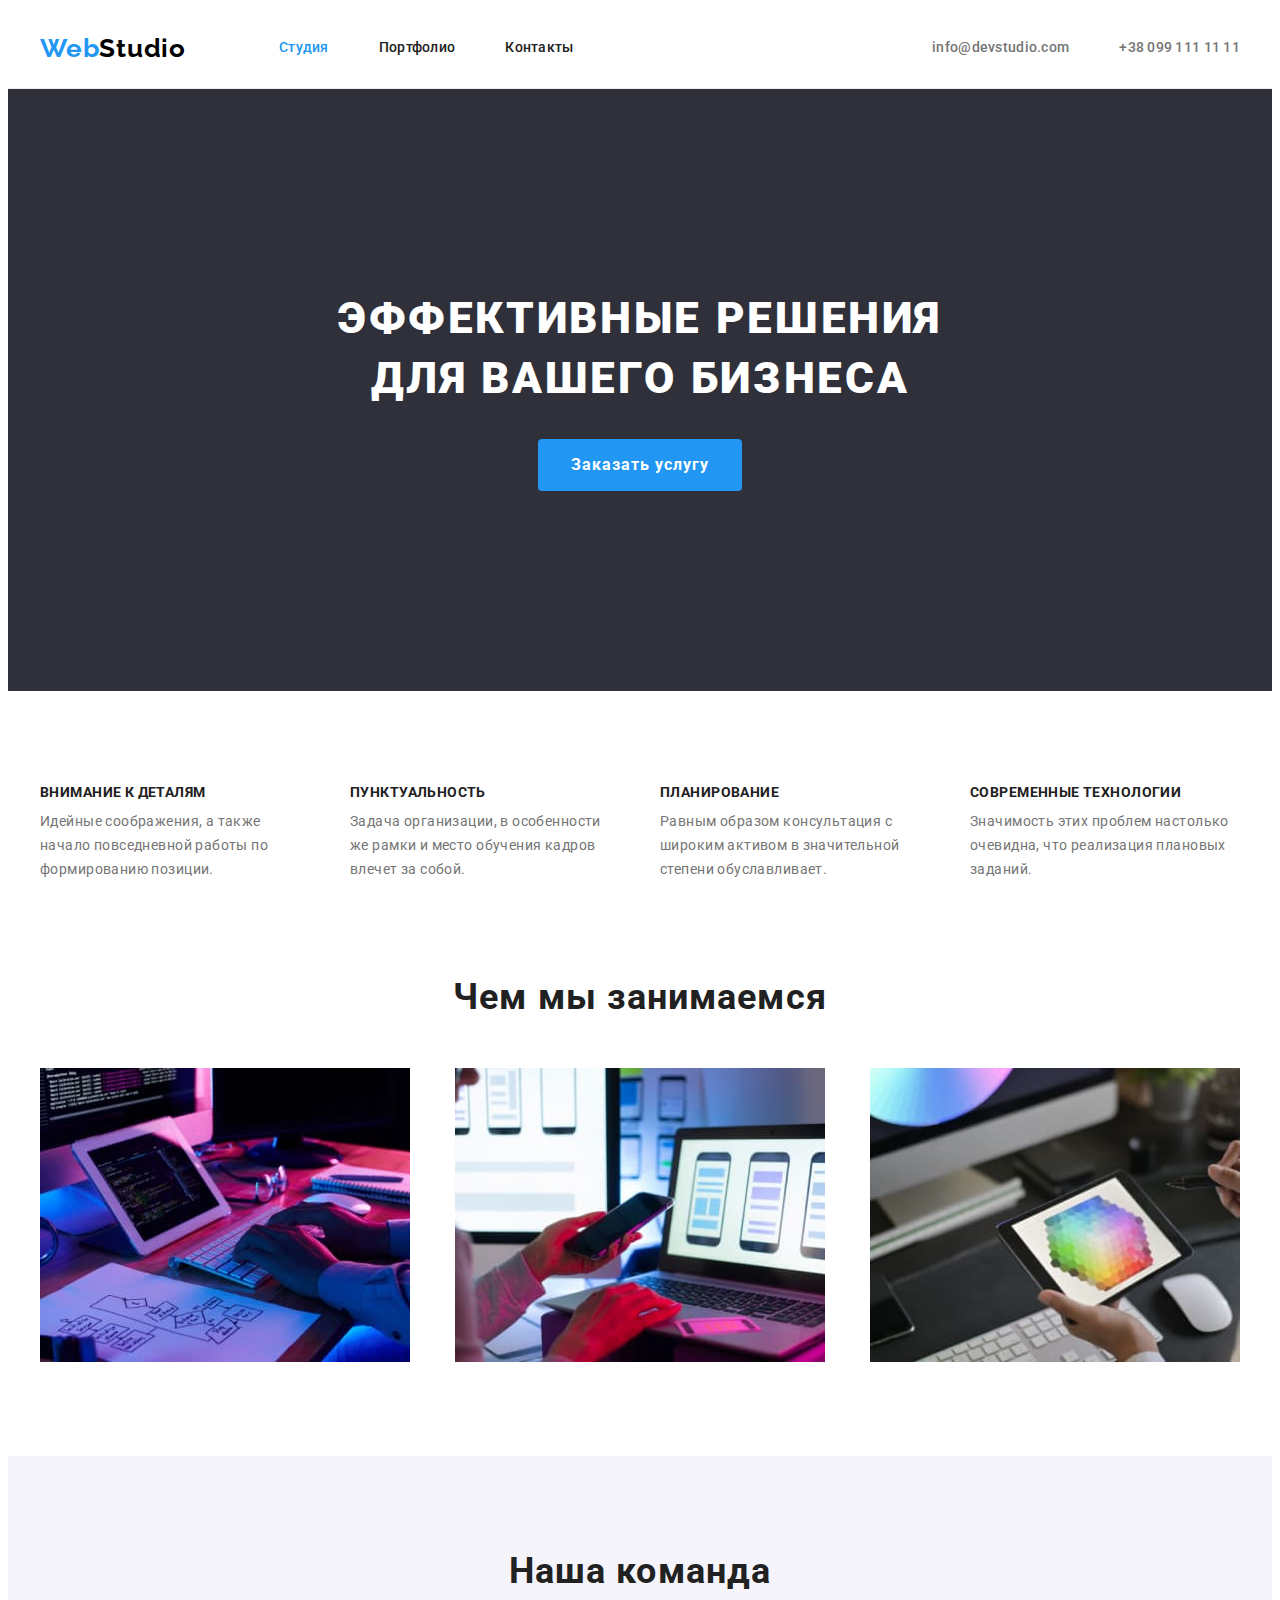
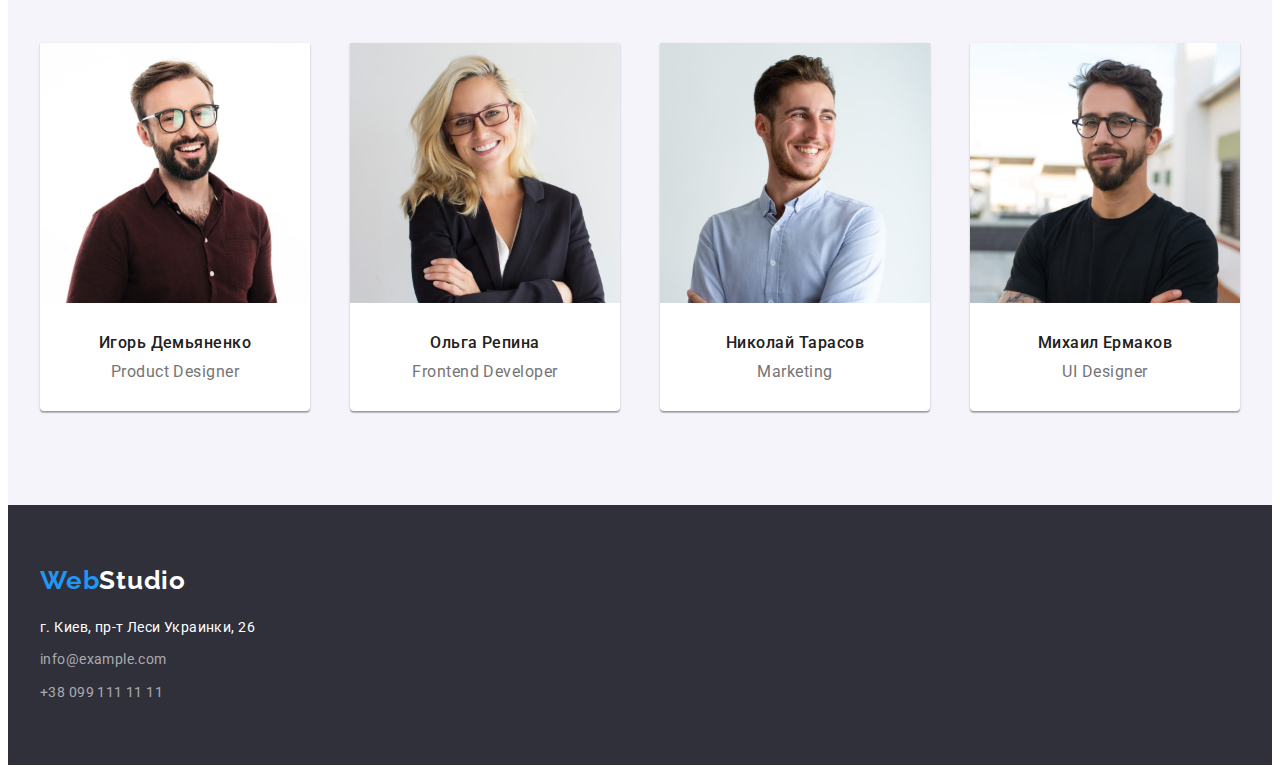
<file: index.html>
<!DOCTYPE html>
<html lang="ru">
  <head>
    <meta charset="UTF-8" />
    <meta http-equiv="X-UA-Compatible" content="IE=edge" />
    <meta name="viewport" content="width=device-width, initial-scale=1.0" />
    <title>goit-markup-hw-0</title>
    <!-- Fonts start -->
    <link rel="preconnect" href="https://fonts.googleapis.com" />
    <link rel="preconnect" href="https://fonts.gstatic.com" crossorigin />
    <link
      href="https://fonts.googleapis.com/css2?family=Raleway:wght@700&family=Roboto:wght@400;500;700;900&display=swap"
      rel="stylesheet"
    />
    <!-- Fonts end -->
    <!-- Normalize start -->
    <link
      rel="stylesheet"
      href="https://cdnjs.cloudflare.com/ajax/libs/modern-normalize/1.1.0/modern-normalize.min.css"
      integrity="sha512-wpPYUAdjBVSE4KJnH1VR1HeZfpl1ub8YT/NKx4PuQ5NmX2tKuGu6U/JRp5y+Y8XG2tV+wKQpNHVUX03MfMFn9Q=="
      crossorigin="anonymous"
      referrerpolicy="no-referrer"
    />

    <!-- Normalize end -->
    <link rel="stylesheet" href="./css/styles.css" />
  </head>
  <body>
    <!-- Шапка -->
    <header class="page-header">
      <div class="container header-container">
        <a class="logo-header" href="index.html"
          ><span class="web">Web</span><span class="studio-logo-header">Studio</span></a
        >
        <nav class="header-nav">
          <ul class="header-list">
            <li class="header-item">
              <a class="link-studio link current" href="./index.html">Студия</a>
            </li>
            <li class="header-item">
              <a class="link-portfolio link" href="./portfolio.html">Портфолио</a>
            </li>
            <li class="header-item"><a class="link-contacts link" href="">Контакты</a></li>
          </ul>
        </nav>
        <ul class="communication-list">
          <li>
            <a class="header-mail link" href="mialto:info@devstudio.com">info@devstudio.com</a>
          </li>
          <li><a class="header-phone link" href="tel:+380961111111">+38 099 111 11 11</a></li>
        </ul>
      </div>
    </header>
    <main>
      <!-- Герой -->
      <section class="hero">
        <div class="container hero-container">
          <h1 class="hero-title">Эффективные решения для вашего бизнеса</h1>
          <button class="hero-button" type="button">Заказать услугу</button>
        </div>
      </section>
      <!-- Особенности -->
      <section class="features section">
        <div class="container features-container">
          <h2 class="features-title visually-hidden" hidden>Особенности</h2>
          <ul class="features-list">
            <li class="features-item">
              <h3 class="features-subtitle">Внимание к деталям</h3>
              <p class="features-deskr">
                Идейные соображения, а также начало повседневной работы по формированию позиции.
              </p>
            </li>
            <li class="features-item">
              <h3 class="features-subtitle">Пунктуальность</h3>
              <p class="features-deskr">
                Задача организации, в особенности же рамки и место обучения кадров влечет за собой.
              </p>
            </li>
            <li class="features-item">
              <h3 class="features-subtitle">Планирование</h3>
              <p class="features-deskr">
                Равным образом консультация с широким активом в значительной степени обуславливает.
              </p>
            </li>
            <li class="features-item">
              <h3 class="features-subtitle">Современные технологии</h3>
              <p class="features-deskr">
                Значимость этих проблем настолько очевидна, что реализация плановых заданий.
              </p>
            </li>
          </ul>
        </div>
      </section>
      <!-- Чем мы занимаемся -->
      <section class="about section">
        <div class="container about-container">
          <h2 class="about-subtitle">Чем мы занимаемся</h2>
          <ul class="about-list">
            <li class="about-item">
              <img class="about-img" src="./images/img.jpg" alt="Верстка" width="370" />
            </li>
            <li class="about-item">
              <img class="about-img" src="./images/box2.jpg" alt="Телефоны" width="370" />
            </li>
            <li class="about-item">
              <img class="about-img" src="./images/box3.jpg" alt="Палитра" width="370" />
            </li>
          </ul>
        </div>
      </section>
      <!-- Наша команда -->
      <section class="team section">
        <div class="container team-container">
          <h2 class="team-subtitle">Наша команда</h2>
          <ul class="team-list">
            <li class="team-item">
              <img class="team-img" src="./images/photo1.jpg" alt="Игорь Демьяненко" width="270" />
              <div class="teammate-wrapper">
                <h3 class="team-name">Игорь Демьяненко</h3>
                <p class="team-descr">Product Designer</p>
              </div>
            </li>
            <li class="team-item">
              <img class="team-img" src="./images/photo2.jpg" alt="Ольга Репина" width="270" />
              <div class="teammate-wrapper">
                <h3 class="team-name">Ольга Репина</h3>
                <p class="team-descr">Frontend Developer</p>
              </div>
            </li>
            <li class="team-item">
              <img class="team-img" src="./images/photo3.jpg" alt="Николай Тарасов" width="270" />
              <div class="teammate-wrapper">
                <h3 class="team-name">Николай Тарасов</h3>
                <p class="team-descr">Marketing</p>
              </div>
            </li>
            <li class="team-item">
              <img class="team-img" src="./images/photo4.jpg" alt="Михаил Ермаков" width="270" />
              <div class="teammate-wrapper">
                <h3 class="team-name">Михаил Ермаков</h3>
                <p class="team-descr">UI Designer</p>
              </div>
            </li>
          </ul>
        </div>
      </section>
    </main>
    <!-- Footer -->
    <footer class="page-footer">
      <div class="container footer-container">
        <a class="logo-footer" href="index.html"
          ><span class="web">Web</span><span class="studio-logo-footer">Studio</span></a
        >
        <address class="footer-address">
          <ul class="footer-list">
            <li class="footer-item">
              <a
                class="link address"
                href="https://goo.gl/maps/Fgbf3yi92QsDbhYKA"
                target="_blank"
                rel="noreferrer noopener"
                >г. Киев, пр-т Леси Украинки, 26</a
              >
            </li>
            <li class="footer-item">
              <a class="link" href="mialto:info@devstudio.com">info@example.com</a>
            </li>
            <li class="footer-item">
              <a class="link" href="tel:+380961111111">+38 099 111 11 11</a>
            </li>
          </ul>
        </address>
      </div>
    </footer>
  </body>
</html>
</file>
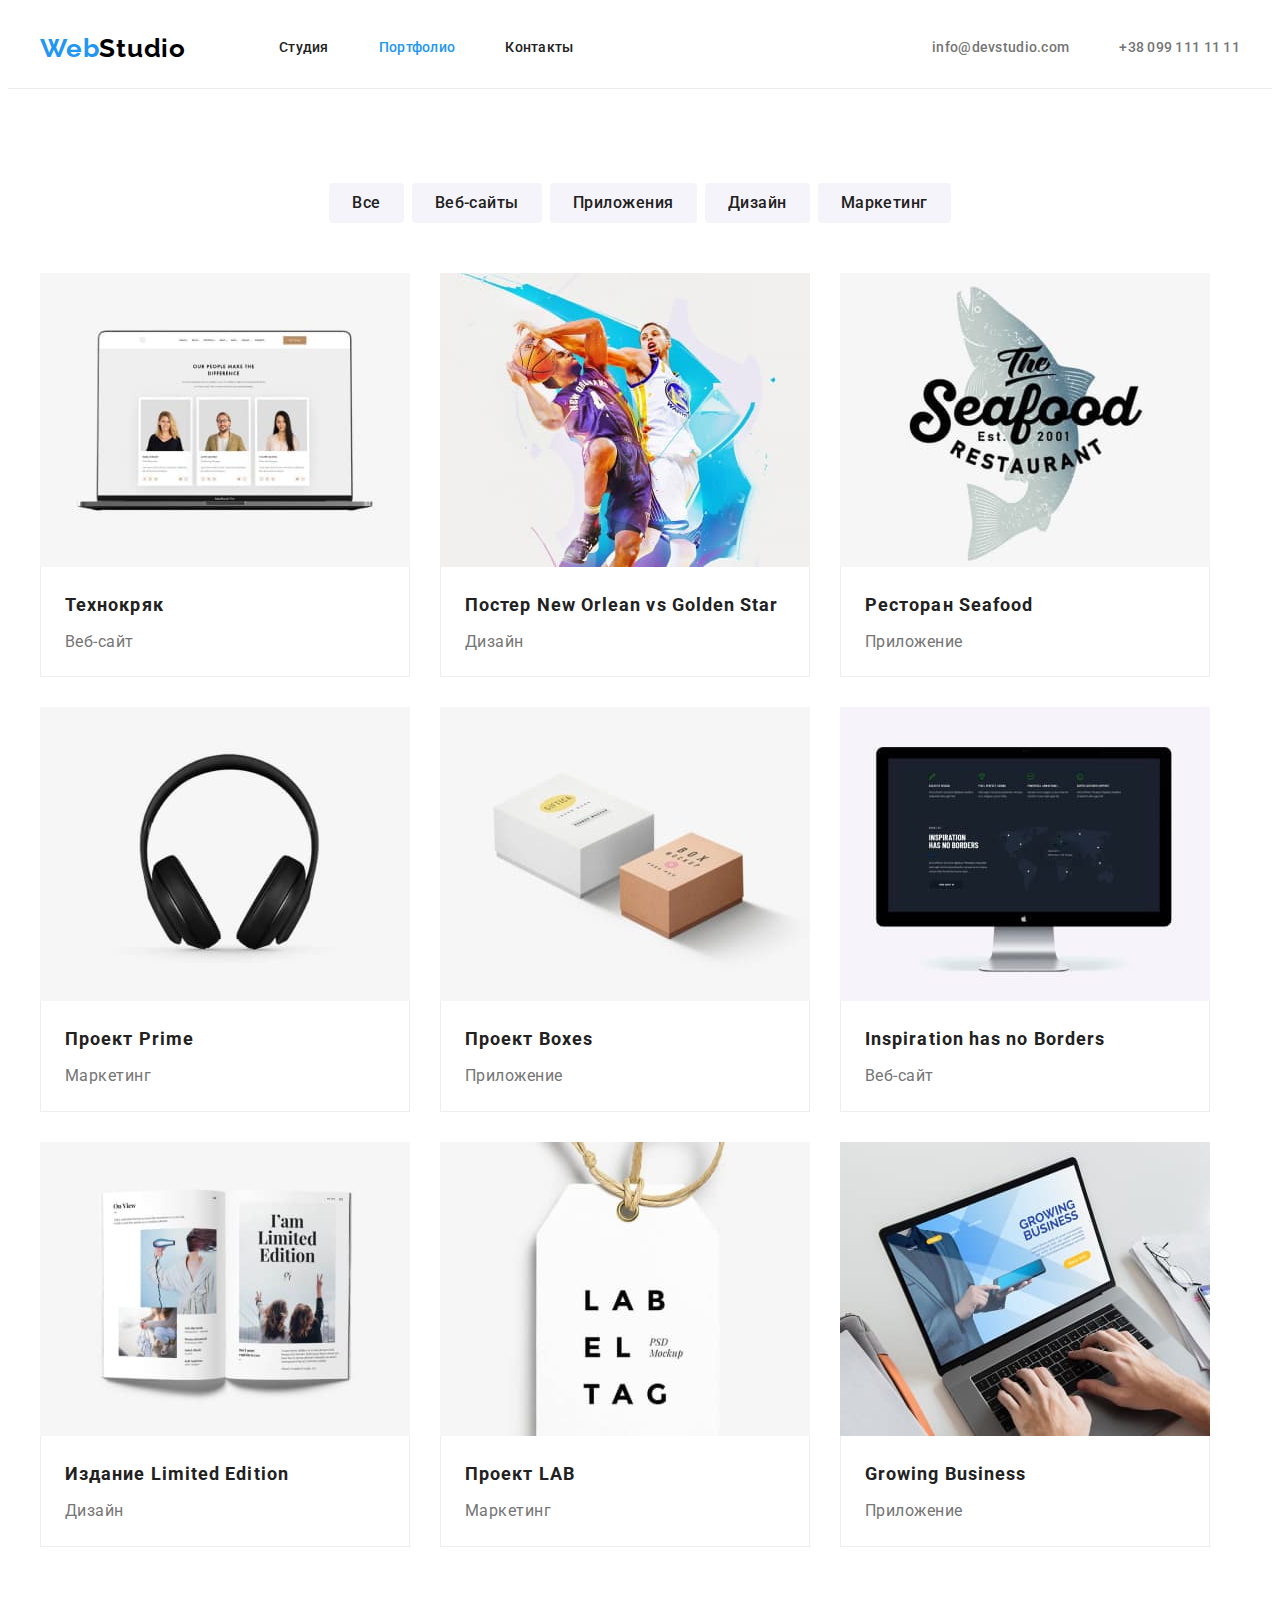
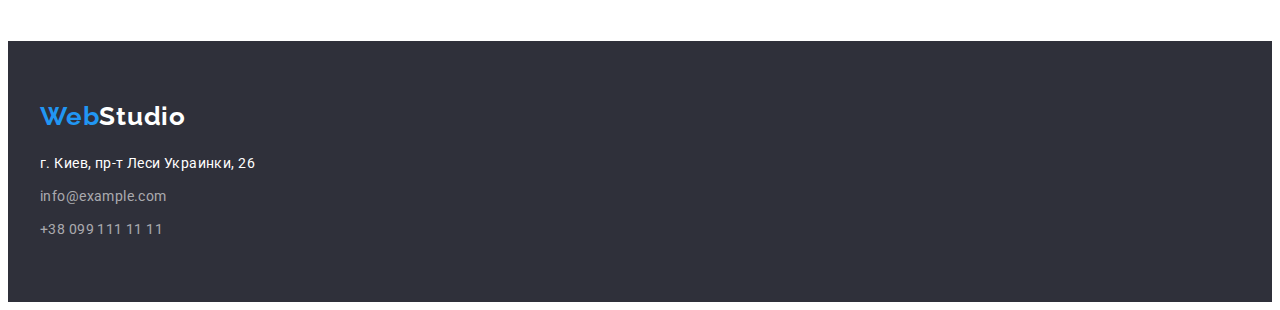
<file: portfolio.html>
<!DOCTYPE html>
<html lang="ru">
  <head>
    <meta charset="UTF-8" />
    <meta http-equiv="X-UA-Compatible" content="IE=edge" />
    <meta name="viewport" content="width=device-width, initial-scale=1.0" />
    <title>Портфолио</title>
    <!-- Fonts start -->
    <link rel="preconnect" href="https://fonts.googleapis.com" />
    <link rel="preconnect" href="https://fonts.gstatic.com" crossorigin />
    <link
      href="https://fonts.googleapis.com/css2?family=Raleway:wght@700&family=Roboto:wght@400;500;700;900&display=swap"
      rel="stylesheet"
    />
    <!-- Fonts end -->
    <!-- Normalize start -->
    <link
      rel="stylesheet"
      href="https://cdnjs.cloudflare.com/ajax/libs/modern-normalize/1.1.0/modern-normalize.min.css"
      integrity="sha512-wpPYUAdjBVSE4KJnH1VR1HeZfpl1ub8YT/NKx4PuQ5NmX2tKuGu6U/JRp5y+Y8XG2tV+wKQpNHVUX03MfMFn9Q=="
      crossorigin="anonymous"
      referrerpolicy="no-referrer"
    />
    <!-- Normalize end -->
    <link rel="stylesheet" href="./css/styles.css" />
  </head>
  <body>
    <!-- Шапка -->
    <header class="page-header">
      <div class="container header-container">
        <a class="logo-header" href="index.html"
          ><span class="web">Web</span><span class="studio-logo-header">Studio</span></a
        >
        <nav class="header-nav">
          <ul class="header-list">
            <li class="header-item">
              <a class="link-studio link" href="./index.html">Студия</a>
            </li>
            <li class="header-item">
              <a class="link-portfolio link current" href="./portfolio.html">Портфолио</a>
            </li>
            <li class="header-item"><a class="link-contacts link" href="">Контакты</a></li>
          </ul>
        </nav>
        <ul class="communication-list">
          <li>
            <a class="header-mail link" href="mialto:info@devstudio.com">info@devstudio.com</a>
          </li>
          <li><a class="header-phone link" href="tel:+380961111111">+38 099 111 11 11</a></li>
        </ul>
      </div>
    </header>

    <main class="page-main">
      <!-- НАШИ ПРОЕКТЫ    -->
      <section class="project section">
        <div class="container project-container">
          <h2 class="visually-hidden" hidden>Наши проекты</h2>
          <!-- Фильтр -->
          <ul class="button-list">
            <li class="button-item"><button class="button-filter" type="button">Все</button></li>
            <li class="button-item">
              <button class="button-filter" type="button">Веб-сайты</button>
            </li>
            <li class="button-item">
              <button class="button-filter" type="button">Приложения</button>
            </li>
            <li class="button-item"><button class="button-filter" type="button">Дизайн</button></li>
            <li class="button-item">
              <button class="button-filter" type="button">Маркетинг</button>
            </li>
          </ul>
          <!-- Список наших работ -->
          <ul class="projects-list">
            <li class="project-item">
              <a class="project-link" href="">
                <img
                  class="project-img"
                  src="./images/people.jpg"
                  alt="Список сотрудников разработанного сайта"
                  width="370"
                />
                <div class="project-content">
                  <h3 class="project-title">Технокряк</h3>
                  <p class="project-descr">Веб-сайт</p>
                </div>
              </a>
            </li>
            <li class="project-item">
              <a class="project-link" href="">
                <img
                  class="project-img"
                  src="./images/basketball.jpg"
                  alt="Два баскетболиста"
                  width="370"
                />
                <div class="project-content">
                  <h3 class="project-title">Постер New Orlean vs Golden Star</h3>
                  <p class="project-descr">Дизайн</p>
                </div>
              </a>
            </li>
            <li class="project-item">
              <a class="project-link" href="">
                <img
                  class="project-img"
                  src="./images/restaurant.jpg"
                  alt="Логотип ресторана"
                  width="370"
                />
                <div class="project-content">
                  <h3 class="project-title">Ресторан Seafood</h3>
                  <p class="project-descr">Приложение</p>
                </div>
              </a>
            </li>
            <li class="project-item">
              <a class="project-link" href="">
                <img class="project-img" src="./images/bits.jpg" alt="Наушники" width="370" />
                <div class="project-content">
                  <h3 class="project-title">Проект Prime</h3>
                  <p class="project-descr">Маркетинг</p>
                </div>
              </a>
            </li>

            <li class="project-item">
              <a class="project-link" href="">
                <img class="project-img" src="./images/box.jpg" alt="Две коробочки" width="370" />
                <div class="project-content">
                  <h3 class="project-title">Проект Boxes</h3>
                  <p class="project-descr">Приложение</p>
                </div>
              </a>
            </li>
            <li class="project-item">
              <a class="project-link" href="">
                <img
                  class="project-img"
                  src="./images/monitor.jpg"
                  alt="Монитор с картой мира"
                  width="370"
                />
                <div class="project-content">
                  <h3 class="project-title">Inspiration has no Borders</h3>
                  <p class="project-descr">Веб-сайт</p>
                </div>
              </a>
            </li>
            <li class="project-item">
              <a class="project-link" href="">
                <img class="project-img" src="./images/book.jpg" alt="Книга" width="370" />
                <div class="project-content">
                  <h3 class="project-title">Издание Limited Edition</h3>
                  <p class="project-descr">Дизайн</p>
                </div>
              </a>
            </li>
            <li class="project-item">
              <a class="project-link" href="">
                <img
                  class="project-img"
                  src="./images/birka.jpg"
                  alt="Бирка с названием проекта"
                  width="370"
                />
                <div class="project-content">
                  <h3 class="project-title">Проект LAB</h3>
                  <p class="project-descr">Маркетинг</p>
                </div>
              </a>
            </li>
            <li class="project-item">
              <a class="project-link" href="">
                <img
                  class="project-img"
                  src="./images/laptop.jpg"
                  alt="Работа за ноутбуком"
                  width="370"
                />
                <div class="project-content">
                  <h3 class="project-title">Growing Business</h3>
                  <p class="project-descr">Приложение</p>
                </div>
              </a>
            </li>
          </ul>
        </div>
      </section>
    </main>
    <!-- Footer -->
    <footer class="page-footer">
      <div class="container footer-container">
        <a class="logo-footer" href="index.html"
          ><span class="web">Web</span><span class="studio-logo-footer">Studio</span></a
        >
        <address class="footer-address">
          <ul class="footer-list">
            <li class="footer-item">
              <a
                class="link address"
                href="https://goo.gl/maps/Fgbf3yi92QsDbhYKA"
                target="_blank"
                rel="noreferrer noopener"
                >г. Киев, пр-т Леси Украинки, 26</a
              >
            </li>
            <li class="footer-item">
              <a class="link" href="mialto:info@devstudio.com">info@example.com</a>
            </li>
            <li class="footer-item">
              <a class="link" href="tel:+380961111111">+38 099 111 11 11</a>
            </li>
          </ul>
        </address>
      </div>
    </footer>
  </body>
</html>
</file>
<file: css/styles.css>
:root {
    /* fonts */
    --main-font: Roboto, sans-serif;
    --secondary-font: Raleway, sans-serif;

    /* colors */
    --main-txt-cl: #212121;
    --secondary-txt-cl: #757575;
    --accent-txt-cl: #2196f3;
    --secondary-accent: #188ce8;
    --white-cl: #ffffff;
    --btn-bg-cl: #f5f4fa;
    --footer-bg-cl: #2f303a;
    --footer-cl: rgba(255, 255, 255, 0.6);
    --logo-black-cl: #000000;
}

/* Общий стиль */

body {
    font-family: var(--main-font);
    color: var(--main-txt-cl);
}

.container {
    width: 1200px;
    padding-left: 15px;
    padding-right: 15px;
    margin-left: auto;
    margin-right: auto;
     /* outline: 1px solid tomato;  */
}

 .section  {  
    padding-top: 94px;
    padding-bottom: 94px;
}



/* reset styles */



img {
    display: block;
}

h1, h2, h3, h4, h5, h6, p {margin: 0;}

.logo-header,
.logo-footer,
.link,
.project-link {
    text-decoration: none;
    color: currentColor;
}

.footer-address {
    font-style: normal;
}

.header-list,
.communication-list,
.button-list,
.projects-list,
.footer-list,
.features-list,
.about-list,
.team-list {
    list-style: none;
    padding: 0;
    margin: 0;
}

/* button styles */
.button-filter,
.hero-button {
   
  min-width: 73px;
    border: 1px solid transparent;
    border-radius: 4px;
    cursor: pointer;
    font-family: inherit;
    display: inline-block;
}

.hero-button {
    padding: 10px 32px;
    color: var(--white-cl);
    background-color: var(--accent-txt-cl);
}

.button-filter {
    padding: 6px 22px;
    color: currentColor;
    background-color: var(--btn-bg-cl);
}

.button-filter:hover,
.button-filter:focus,
.button-filter:active {
    color: var(--white-cl);
    background-color: var(--accent-txt-cl);
}

.hero-button:hover,
.hero-button:focus {
    background-color: var(--secondary-accent);
}

/* logo styles */
.logo-header,
.logo-footer {
    font-family: var(--secondary-font);

    font-weight: 700;
    font-size: 26px;
    line-height: 1.19;

    letter-spacing: 0.03em;
}

.web {
    color: var(--accent-txt-cl);
}

.studio-logo-header {
    color: var(--logo-black-cl);
}

.studio-logo-footer {
    color: var(--white-cl);
}

/* link styles */
.link:hover,
.link:focus {
    color: var(--accent-txt-cl);
}

/* other styles*/
.current {
    color: var(--accent-txt-cl);
}

/* header styles */

.page-header {
    background-color: var(--white-cl);
    border-bottom-color: #ECECEC;
        border-bottom-style: solid;
        border-bottom-width: 1px;
    }


.header-container {
    display: flex;
    align-items: center;
    /* border-bottom-color: #ECECEC;
        border-bottom-style: solid;
        border-bottom-width: 1px; */
}

.logo-header {
    margin-right: 93px;
    
}

.header-nav,
.communication-list {
    font-weight: 500;
    font-size: 14px;
    line-height: 1.14;
    letter-spacing: 0.02em;
}

/* .header-nav {
    margin-right: auto;
} */

.header-list {
    display: flex;
    gap: 50px;
}

/* .header-item {margin-right: 50px;}
.header-item:last-child {margin-right: 0;} */

.header-item .link {
    display: block;
    padding: 32px 0;
}

.communication-list {
    margin-left: auto;
    display: flex;
    color: var(--secondary-txt-cl);
}

.header-mail {
    margin-right: 50px;
}

/* hero styles  */
.hero {
background-color: var(--footer-bg-cl);
  text-align: center;
 
}

.hero-container
{padding-bottom: 200px;
padding-top: 200px;}


.hero-title {
   
    width: 696px;
 margin-left: auto;
 margin-right: auto;
 /* margin-top: 0; */
 margin-bottom: 30px;

    color: var(--white-cl);

    font-weight: 900;
    font-size: 44px;
    line-height: 1.36;
  
    letter-spacing: 0.06em;
    text-transform: uppercase;
}

.hero-button {

    font-weight: 700;
    font-size: 16px;
    line-height: 1.87;
    letter-spacing: 0.06em;
}

/* features styles */

.visually-hidden {
    position: absolute;
    width: 1px;
    height: 1px;
    margin: -1px;
    border: 0;
    padding: 0;

    white-space: nowrap;
    clip-path: inset(100%);
    clip: rect(0 0 0 0);
    overflow: hidden;
}

.features-list {
    display: flex;
    justify-content: space-between;

}
.features-item
{width: 270px;}

.features-subtitle {
    margin-bottom: 10px;
    font-size: 14px;
    line-height: 1.14;
    letter-spacing: 0.03em;
    text-transform: uppercase;
}

.features-deskr {
    color: var(--secondary-txt-cl);

    font-size: 14px;
    line-height: 1.71;
    letter-spacing: 0.03em;
}


/* about styles - team styles */

.about {
    padding-top: 0;
}

.team-subtitle,
.about-subtitle {
    margin-bottom: 50px;
    font-size: 36px;
    line-height: 1.17;
    text-align: center;
    letter-spacing: 0.03em;
}
.about-list,
.team-list {
    display: flex;
    justify-content: space-between;
}

/* team styles */
.team {
    background-color: var(--btn-bg-cl);
}

.team-item {
    background-color: var(--white-cl);
    box-shadow: 0px 1px 3px rgba(0, 0, 0, 0.12), 0px 1px 1px rgba(0, 0, 0, 0.14), 0px 2px 1px rgba(0, 0, 0, 0.2);
    border-radius: 0px 0px 4px 4px;
}

.teammate-wrapper {
    padding: 30px 10px;

}


.team-name {
    margin-bottom: 10px;
    font-weight: 500;
    font-size: 16px;
    line-height: 1.19;
    text-align: center;
    letter-spacing: 0.03em;
}

.team-descr {
    line-height: 1.19;
    text-align: center;
    letter-spacing: 0.03em;
    color: var(--secondary-txt-cl);
}

/* PORTFOLIO */
/* filter styles */

.button-list {
display: flex;
justify-content: center;
margin-bottom: 50px;
}

.button-item:not(:last-child) {
    margin-right: 8px;
}
    
   

.button-filter {
   
    font-weight: 500;
    font-size: 16px;
    line-height: 1.6;
    text-align: center;
    letter-spacing: 0.03em;
}

/* project styles */
.projects-list {
    display: flex;
flex-wrap: wrap;
gap: 30px;
}

.project-item {
   width: 370px;
}

.project-content {
        border-right: 1px solid #EEEEEE;
        border-bottom: 1px solid #EEEEEE;
        border-left: 1px solid #EEEEEE;
    padding: 20px 24px;
}

.project-title {
    font-size: 18px;
    line-height: 2;
    letter-spacing: 0.06em;
    margin-bottom: 4px;
}



.project-descr {
    line-height: 1.87;
    letter-spacing: 0.03em;
    color: var(--secondary-txt-cl);
}

/* footer styles */
.page-footer {
    color: var(--footer-cl);
    background-color: var(--footer-bg-cl);
}
  .logo-footer {
    display: inline-block;

margin-bottom: 20px;}  

.footer-container {padding-top: 60px;
padding-bottom: 60px;}

.footer-address {
    
    font-size: 14px;
    line-height: 1.71;
    letter-spacing: 0.03em;
}

.address.link {
    color: var(--white-cl);
}

.footer-item:not(:last-child) {margin-bottom: 9px;}
</file>
